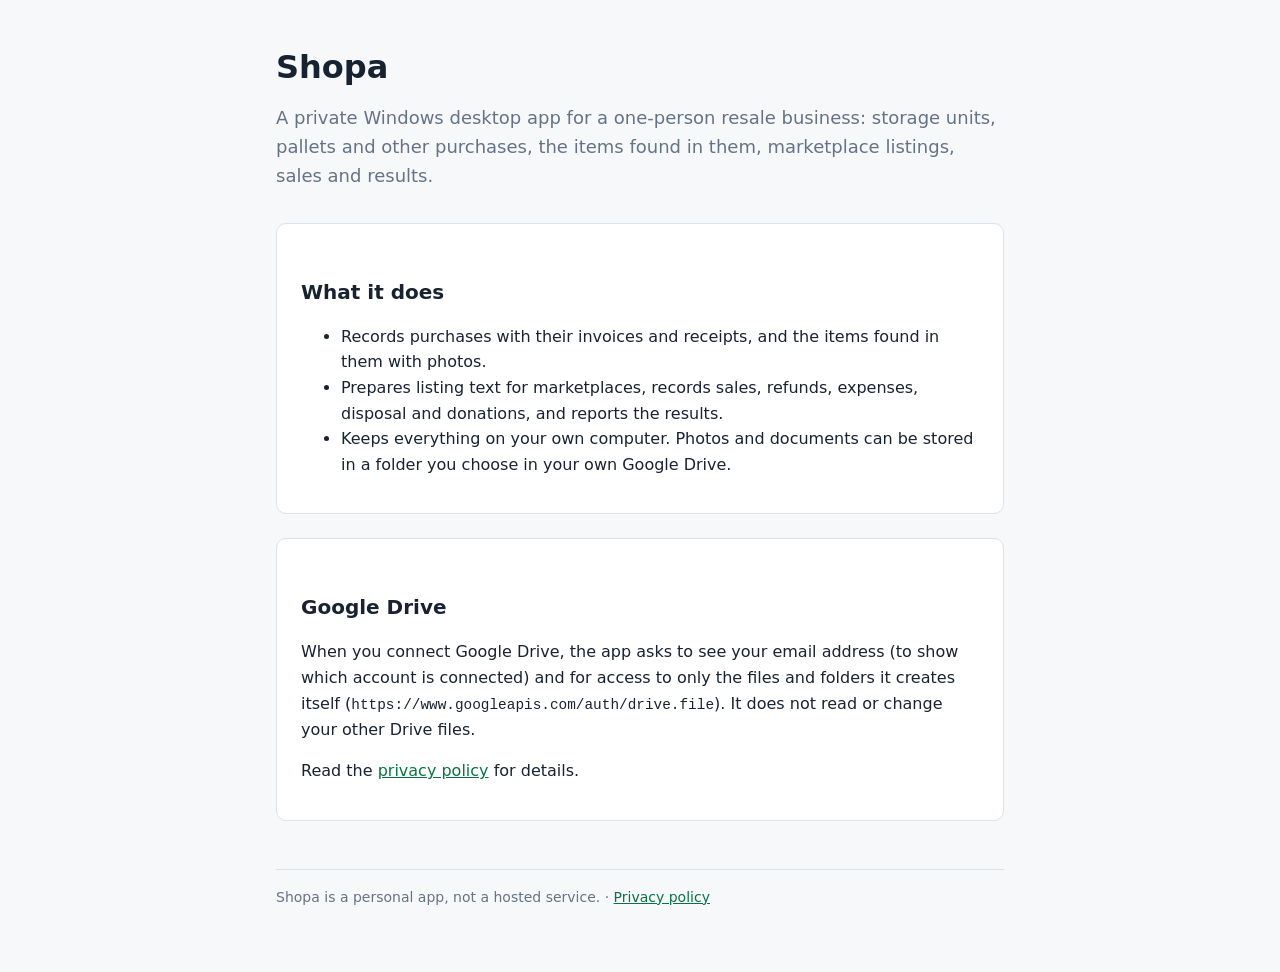
<file: index.html>
<!doctype html>
<html lang="en">
  <head>
    <meta charset="utf-8" />
    <meta name="viewport" content="width=device-width, initial-scale=1" />
    <title>Shopa</title>
    <meta
      name="description"
      content="Shopa is a private Windows desktop app for tracking resale purchases, inventory, listings and results."
    />
    <link rel="stylesheet" href="style.css" />
  </head>
  <body>
    <main>
      <header>
        <h1>Shopa</h1>
        <p class="lead">
          A private Windows desktop app for a one-person resale business:
          storage units, pallets and other purchases, the items found in them,
          marketplace listings, sales and results.
        </p>
      </header>

      <div class="card">
        <h2>What it does</h2>
        <ul>
          <li>
            Records purchases with their invoices and receipts, and the items
            found in them with photos.
          </li>
          <li>
            Prepares listing text for marketplaces, records sales, refunds,
            expenses, disposal and donations, and reports the results.
          </li>
          <li>
            Keeps everything on your own computer. Photos and documents can be
            stored in a folder you choose in your own Google Drive.
          </li>
        </ul>
      </div>

      <div class="card">
        <h2>Google Drive</h2>
        <p>
          When you connect Google Drive, the app asks to see your email address
          (to show which account is connected) and for access to only the
          files and folders it creates itself
          (<code>https://www.googleapis.com/auth/drive.file</code>). It does
          not read or change your other Drive files.
        </p>
        <p>
          Read the <a href="privacy.html">privacy policy</a> for details.
        </p>
      </div>

      <footer>
        Shopa is a personal app, not a hosted service. ·
        <a href="privacy.html">Privacy policy</a>
      </footer>
    </main>
  </body>
</html>
</file>
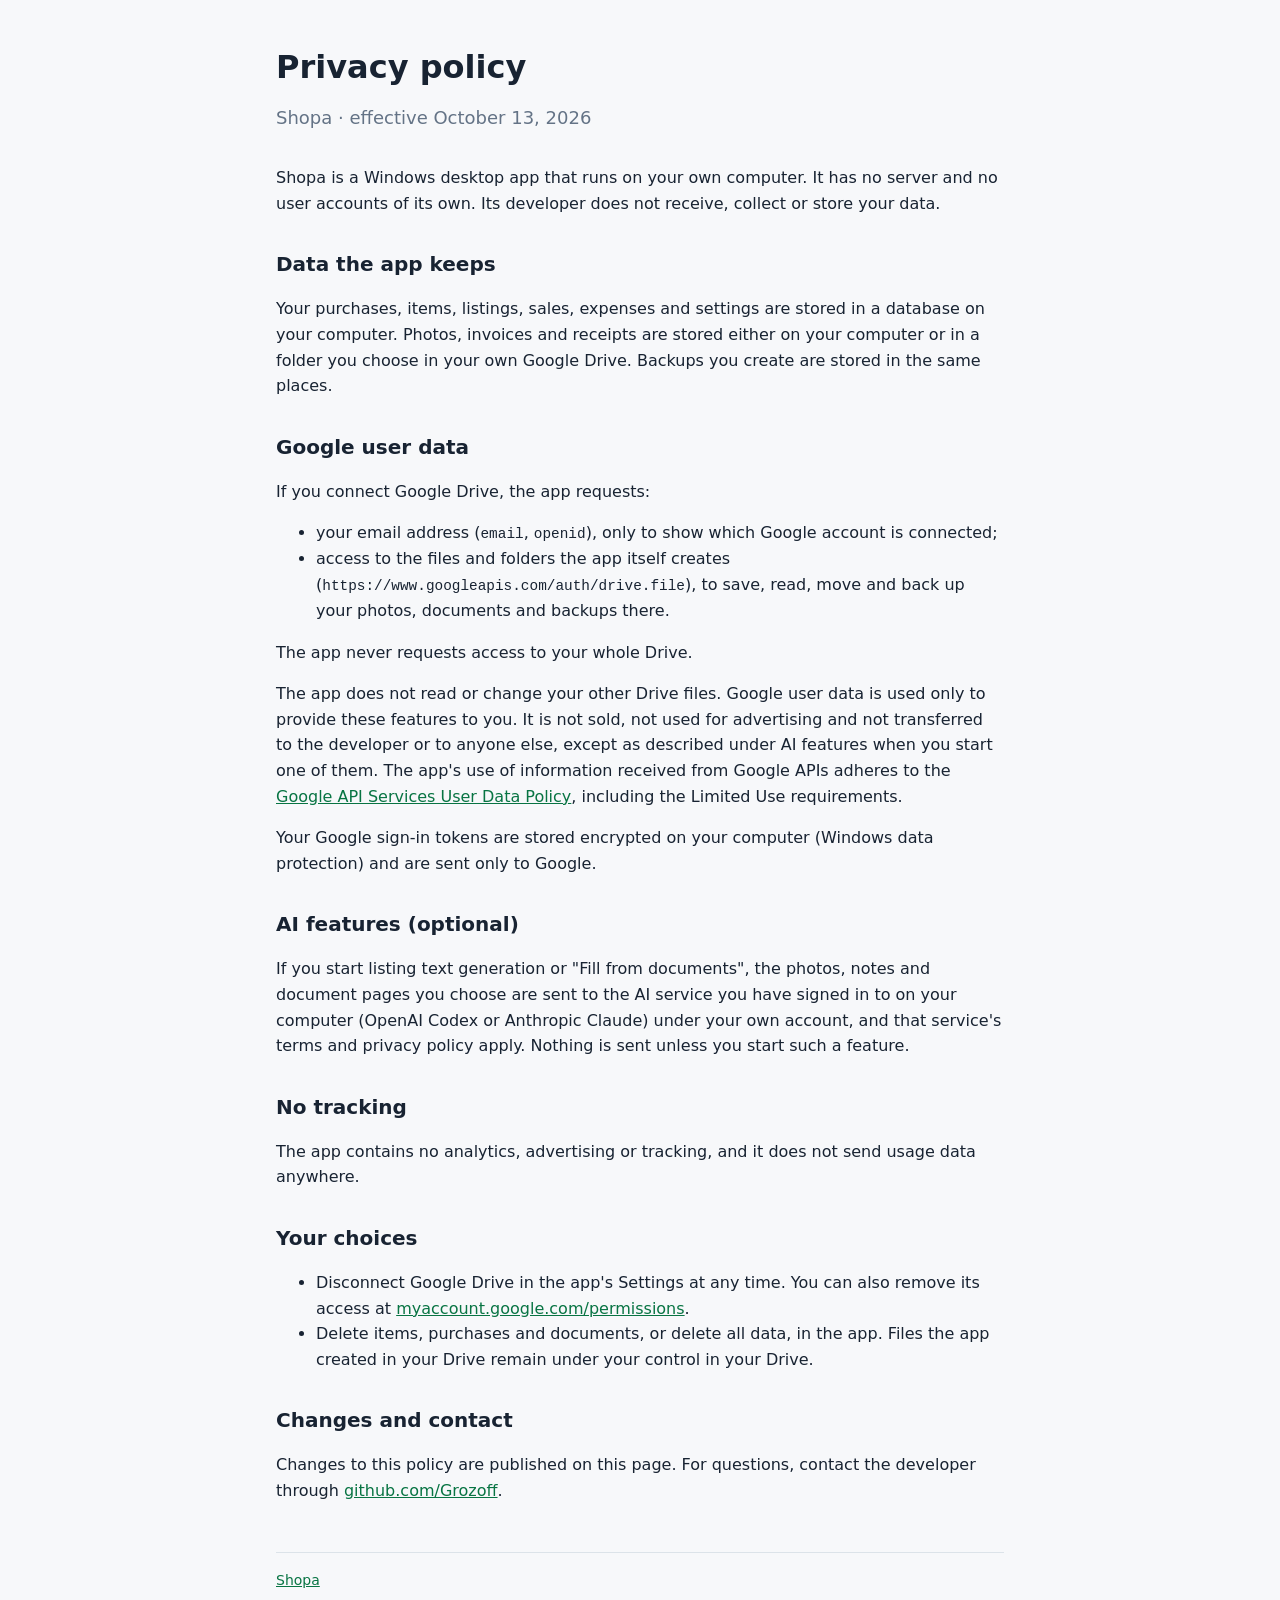
<file: privacy.html>
<!doctype html>
<html lang="en">
  <head>
    <meta charset="utf-8" />
    <meta name="viewport" content="width=device-width, initial-scale=1" />
    <title>Privacy policy · Shopa</title>
    <meta
      name="description"
      content="How the Shopa desktop app handles your data and your Google account data."
    />
    <link rel="stylesheet" href="style.css" />
  </head>
  <body>
    <main>
      <header>
        <h1>Privacy policy</h1>
        <p class="lead">Shopa · effective October 13, 2026</p>
      </header>

      <p>
        Shopa is a Windows desktop app that runs on your own
        computer. It has no server and no user accounts of its own. Its
        developer does not receive, collect or store your data.
      </p>

      <h2>Data the app keeps</h2>
      <p>
        Your purchases, items, listings, sales, expenses and settings are
        stored in a database on your computer. Photos, invoices and receipts
        are stored either on your computer or in a folder you choose in your
        own Google Drive. Backups you create are stored in the same places.
      </p>

      <h2>Google user data</h2>
      <p>If you connect Google Drive, the app requests:</p>
      <ul>
        <li>
          your email address (<code>email</code>, <code>openid</code>), only
          to show which Google account is connected;
        </li>
        <li>
          access to the files and folders the app itself creates
          (<code>https://www.googleapis.com/auth/drive.file</code>), to save,
          read, move and back up your photos, documents and backups there.
        </li>
      </ul>
      <p>
        The app never requests access to your whole Drive.
      </p>
      <p>
        The app does not read or change your other Drive files. Google user
        data is used only to provide these features to you. It is not sold,
        not used for advertising and not transferred to the developer or to
        anyone else, except as described under AI features when you start
        one of them. The app's use of information received from Google APIs
        adheres to the
        <a
          href="https://developers.google.com/terms/api-services-user-data-policy"
          >Google API Services User Data Policy</a
        >, including the Limited Use requirements.
      </p>
      <p>
        Your Google sign-in tokens are stored encrypted on your computer
        (Windows data protection) and are sent only to Google.
      </p>

      <h2>AI features (optional)</h2>
      <p>
        If you start listing text generation or "Fill from documents", the
        photos, notes and document pages you choose are sent to the AI service
        you have signed in to on your computer (OpenAI Codex or Anthropic
        Claude) under your own account, and that service's terms and privacy
        policy apply. Nothing is sent unless you start such a feature.
      </p>

      <h2>No tracking</h2>
      <p>
        The app contains no analytics, advertising or tracking, and it does not
        send usage data anywhere.
      </p>

      <h2>Your choices</h2>
      <ul>
        <li>
          Disconnect Google Drive in the app's Settings at any time. You can
          also remove its access at
          <a href="https://myaccount.google.com/permissions"
            >myaccount.google.com/permissions</a
          >.
        </li>
        <li>
          Delete items, purchases and documents, or delete all data, in the
          app. Files the app created in your Drive remain under your control
          in your Drive.
        </li>
      </ul>

      <h2>Changes and contact</h2>
      <p>
        Changes to this policy are published on this page. For questions,
        contact the developer through
        <a href="https://github.com/Grozoff">github.com/Grozoff</a>.
      </p>

      <footer><a href="./">Shopa</a></footer>
    </main>
  </body>
</html>
</file>
<file: style.css>
:root {
  color-scheme: light dark;
  --bg: #f7f8fa;
  --surface: #ffffff;
  --text: #182332;
  --muted: #647386;
  --border: #dce3e9;
  --accent: #087443;
}
@media (prefers-color-scheme: dark) {
  :root {
    --bg: #111820;
    --surface: #1b2530;
    --text: #edf2f6;
    --muted: #abb9c9;
    --border: #354453;
    --accent: #52c38b;
  }
}
* {
  box-sizing: border-box;
}
body {
  margin: 0;
  background: var(--bg);
  color: var(--text);
  font: 16px/1.6 "Segoe UI", system-ui, -apple-system, sans-serif;
}
main {
  max-width: 760px;
  margin: 0 auto;
  padding: 48px 16px 64px;
}
header {
  margin-bottom: 32px;
}
h1 {
  margin: 0 0 8px;
  font-size: 32px;
  line-height: 1.2;
}
h2 {
  margin: 32px 0 8px;
  font-size: 20px;
}
p,
li {
  color: var(--text);
}
.lead {
  color: var(--muted);
  font-size: 18px;
}
.card {
  margin: 24px 0;
  padding: 20px 24px;
  border: 1px solid var(--border);
  border-radius: 10px;
  background: var(--surface);
}
a {
  color: var(--accent);
}
code {
  font-size: 0.9em;
  overflow-wrap: anywhere;
}
footer {
  margin-top: 48px;
  padding-top: 16px;
  border-top: 1px solid var(--border);
  color: var(--muted);
  font-size: 14px;
}
</file>
